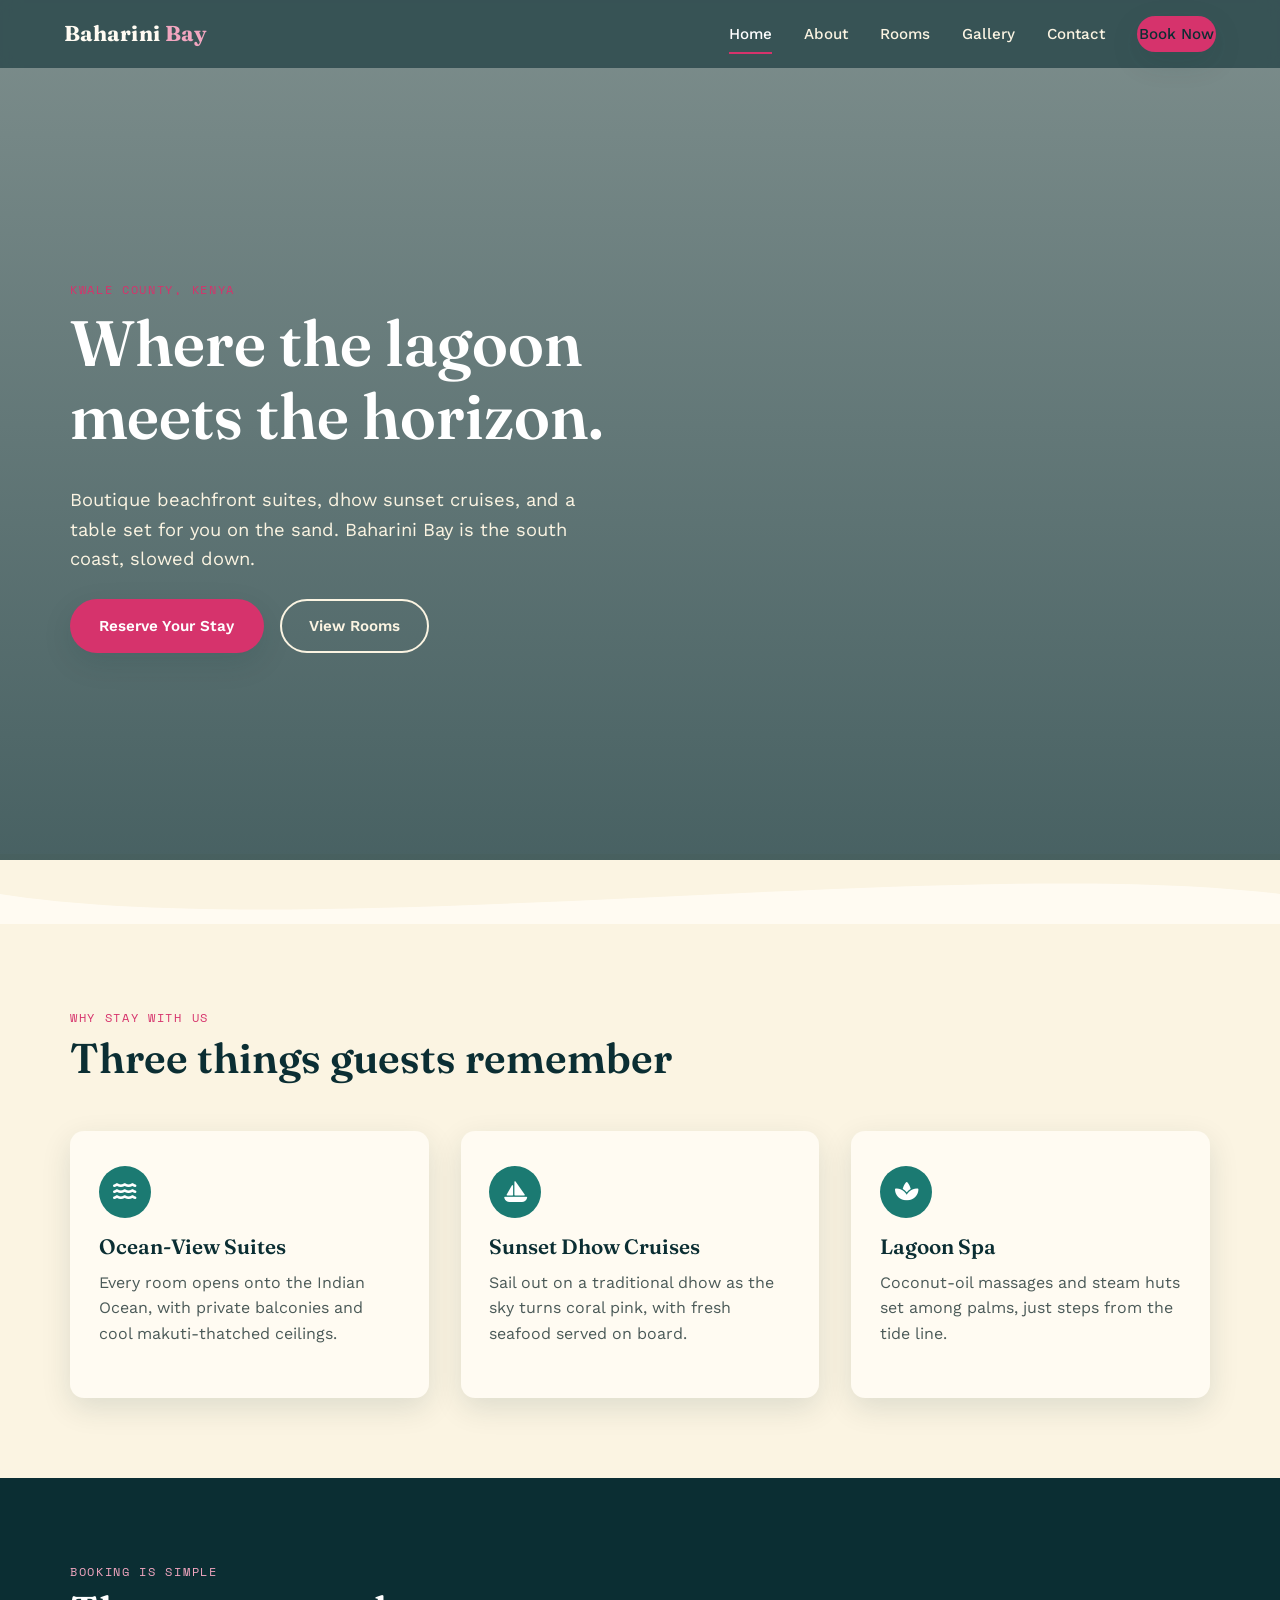
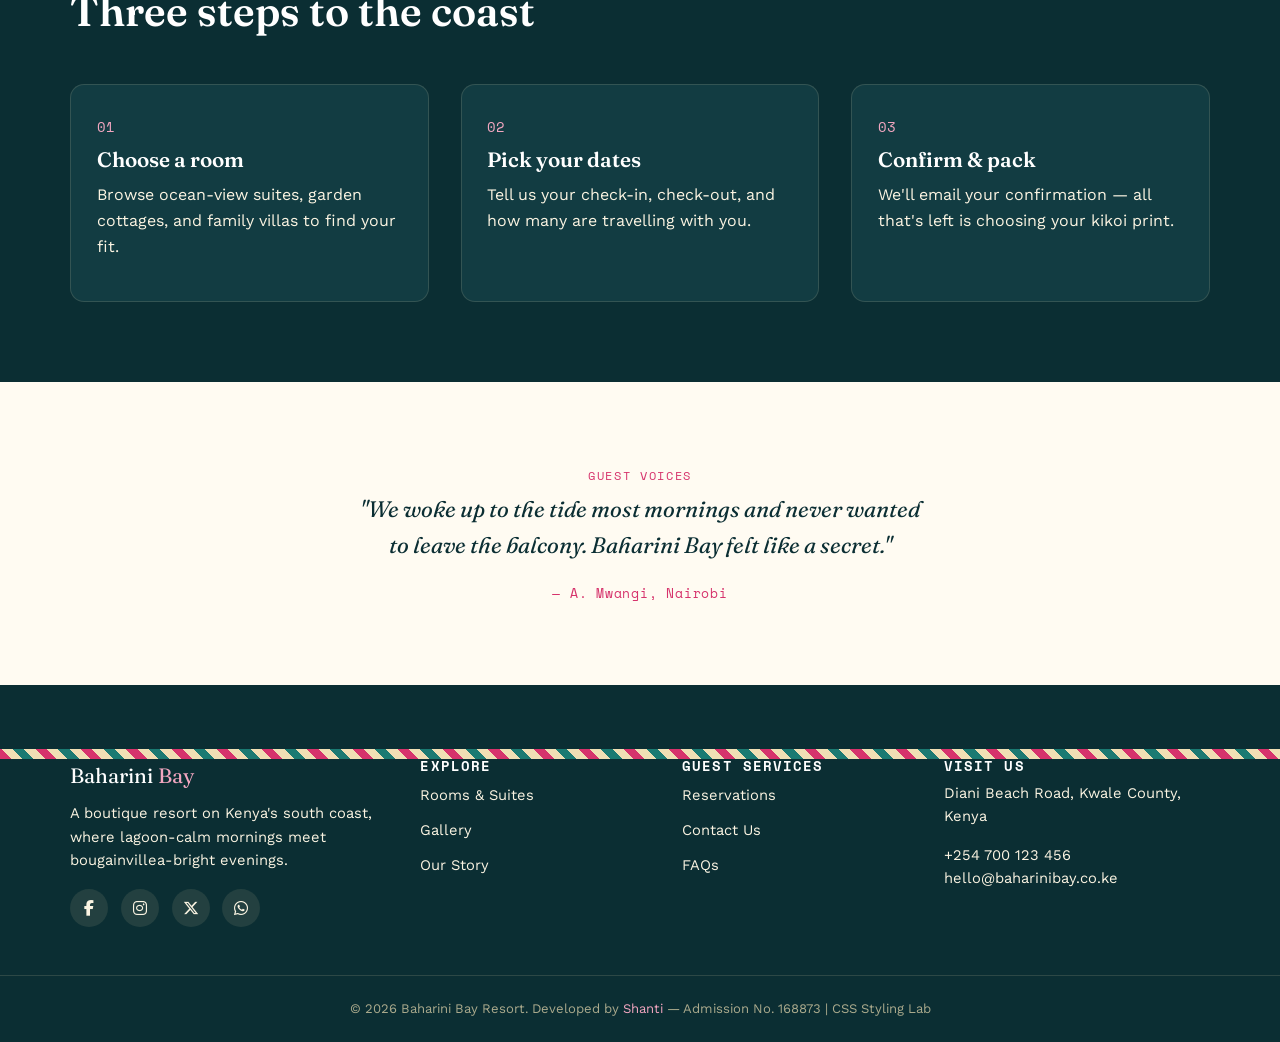
<file: index.html>
<!DOCTYPE html>
<html lang="en">
<head>
<meta charset="UTF-8">
<meta name="viewport" content="width=device-width, initial-scale=1.0">
<title>Baharini Bay Resort — Kenya's South Coast</title>
<link rel="stylesheet" href="css/styles.css">
<link rel="stylesheet" href="https://cdnjs.cloudflare.com/ajax/libs/font-awesome/6.5.1/css/all.min.css">
</head>
<body>

<header class="navbar">
  <a href="index.html" class="brand">Baharini <span>Bay</span></a>
  <nav class="nav-links">
    <a href="index.html" class="active">Home</a>
    <a href="about.html">About</a>
    <a href="rooms.html">Rooms</a>
    <a href="gallery.html">Gallery</a>
    <a href="contact.html">Contact</a>
    <a href="booking.html" class="btn btn-primary">Book Now</a>
  </nav>
</header>

<section class="hero">
  <div class="container">
    <span class="eyebrow">Kwale County, Kenya</span>
    <h1>Where the lagoon meets the horizon.</h1>
    <p class="lead">Boutique beachfront suites, dhow sunset cruises, and a table set for you on the sand. Baharini Bay is the south coast, slowed down.</p>
    <div class="hero-actions">
      <a href="booking.html" class="btn btn-primary">Reserve Your Stay</a>
      <a href="rooms.html" class="btn btn-outline">View Rooms</a>
    </div>
  </div>
</section>
<div class="wave">
  <svg viewBox="0 0 1200 70" preserveAspectRatio="none"><path d="M0,40 C300,90 900,0 1200,40 L1200,0 L0,0 Z" fill="#FBF4E2"></path></svg>
</div>

<section class="features">
  <div class="container">
    <span class="eyebrow">Why stay with us</span>
    <h2>Three things guests remember</h2>
    <div class="grid-3">
      <div class="card">
        <div class="icon"><i class="fa-solid fa-water"></i></div>
        <h3>Ocean-View Suites</h3>
        <p>Every room opens onto the Indian Ocean, with private balconies and cool makuti-thatched ceilings.</p>
      </div>
      <div class="card">
        <div class="icon"><i class="fa-solid fa-sailboat"></i></div>
        <h3>Sunset Dhow Cruises</h3>
        <p>Sail out on a traditional dhow as the sky turns coral pink, with fresh seafood served on board.</p>
      </div>
      <div class="card">
        <div class="icon"><i class="fa-solid fa-spa"></i></div>
        <h3>Lagoon Spa</h3>
        <p>Coconut-oil massages and steam huts set among palms, just steps from the tide line.</p>
      </div>
    </div>
  </div>
</section>

<section class="steps">
  <div class="container">
    <span class="eyebrow" style="color:var(--pink-soft)">Booking is simple</span>
    <h2>Three steps to the coast</h2>
    <div class="step-list">
      <div class="step">
        <h3>Choose a room</h3>
        <p>Browse ocean-view suites, garden cottages, and family villas to find your fit.</p>
      </div>
      <div class="step">
        <h3>Pick your dates</h3>
        <p>Tell us your check-in, check-out, and how many are travelling with you.</p>
      </div>
      <div class="step">
        <h3>Confirm & pack</h3>
        <p>We'll email your confirmation — all that's left is choosing your kikoi print.</p>
      </div>
    </div>
  </div>
</section>

<section>
  <div class="container testimonial">
    <span class="eyebrow">Guest voices</span>
    <blockquote>"We woke up to the tide most mornings and never wanted to leave the balcony. Baharini Bay felt like a secret."</blockquote>
    <cite>— A. Mwangi, Nairobi</cite>
  </div>
</section>

<footer>
  <div class="kanga-strip"></div>
  <div class="container footer-grid">
    <div>
      <div class="brand">Baharini <span style="color:var(--pink-soft)">Bay</span></div>
      <p>A boutique resort on Kenya's south coast, where lagoon-calm mornings meet bougainvillea-bright evenings.</p>
      <div class="social-row">
        <a href="#" aria-label="Facebook"><i class="fa-brands fa-facebook-f"></i></a>
        <a href="#" aria-label="Instagram"><i class="fa-brands fa-instagram"></i></a>
        <a href="#" aria-label="X"><i class="fa-brands fa-x-twitter"></i></a>
        <a href="#" aria-label="WhatsApp"><i class="fa-brands fa-whatsapp"></i></a>
      </div>
    </div>
    <div>
      <h4>Explore</h4>
      <ul>
        <li><a href="rooms.html">Rooms & Suites</a></li>
        <li><a href="gallery.html">Gallery</a></li>
        <li><a href="about.html">Our Story</a></li>
      </ul>
    </div>
    <div>
      <h4>Guest Services</h4>
      <ul>
        <li><a href="booking.html">Reservations</a></li>
        <li><a href="contact.html">Contact Us</a></li>
        <li><a href="#">FAQs</a></li>
      </ul>
    </div>
    <div>
      <h4>Visit Us</h4>
      <p>Diani Beach Road, Kwale County, Kenya</p>
      <p>+254 700 123 456<br>hello@baharinibay.co.ke</p>
    </div>
  </div>
  <div class="footer-bottom">
    &copy; 2026 Baharini Bay Resort. Developed by <span>Shanti</span> — Admission No. 168873 | CSS Styling Lab
  </div>
</footer>

</body>
</html>
</file>
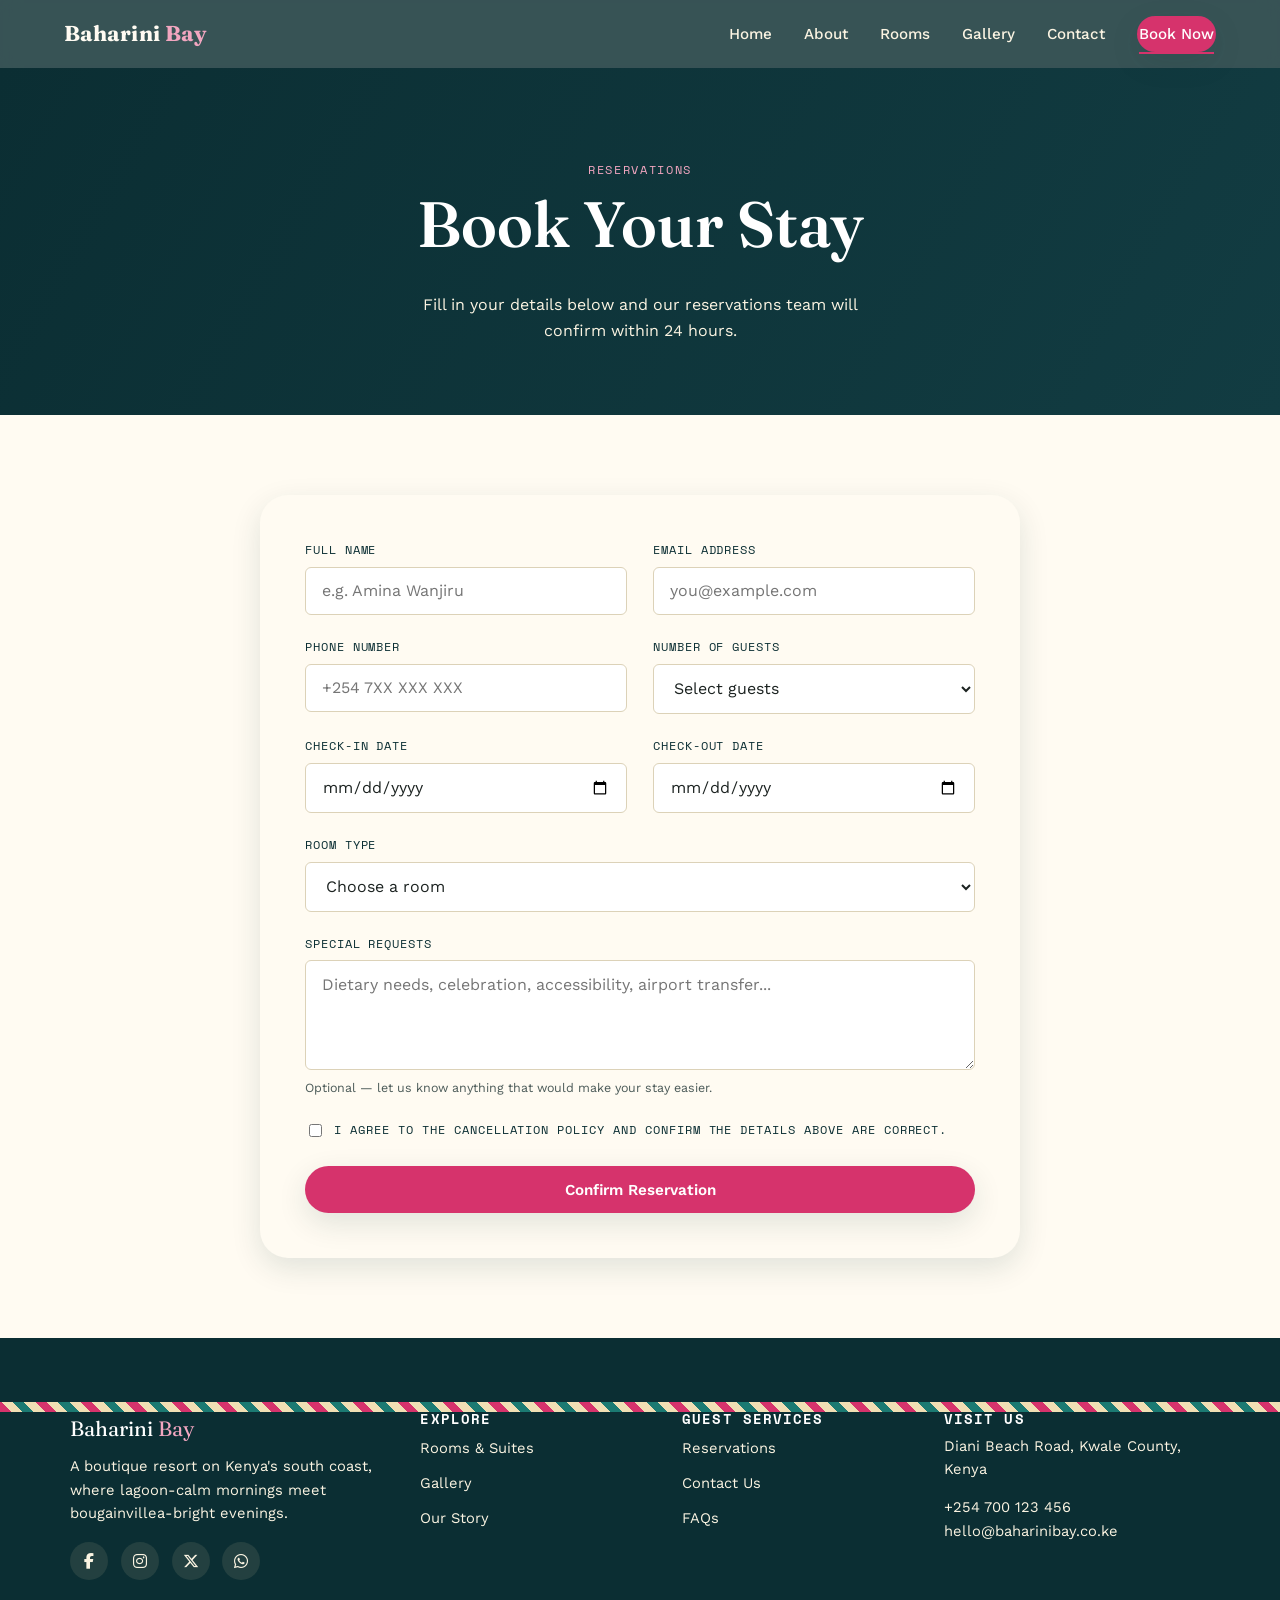
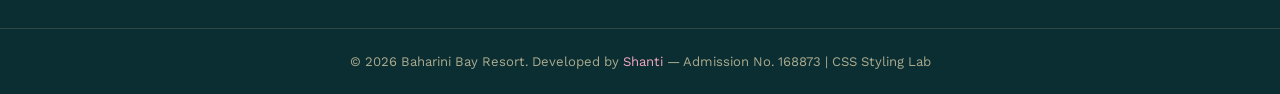
<file: booking.html>
<!DOCTYPE html>
<html lang="en">
<head>
<meta charset="UTF-8">
<meta name="viewport" content="width=device-width, initial-scale=1.0">
<title>Book Your Stay | Baharini Bay Resort</title>
<link rel="stylesheet" href="css/styles.css">
<link rel="stylesheet" href="https://cdnjs.cloudflare.com/ajax/libs/font-awesome/6.5.1/css/all.min.css">
</head>
<body>

<header class="navbar">
  <a href="index.html" class="brand">Baharini <span>Bay</span></a>
  <nav class="nav-links">
    <a href="index.html">Home</a>
    <a href="about.html">About</a>
    <a href="rooms.html">Rooms</a>
    <a href="gallery.html">Gallery</a>
    <a href="contact.html">Contact</a>
    <a href="booking.html" class="btn btn-primary active">Book Now</a>
  </nav>
</header>

<section class="page-banner">
  <div class="container">
    <span class="eyebrow" style="color:var(--pink-soft)">Reservations</span>
    <h1>Book Your Stay</h1>
    <p>Fill in your details below and our reservations team will confirm within 24 hours.</p>
  </div>
</section>

<section>
  <div class="container">
    <form class="form-wrap" action="#" method="post">
      <div class="form-grid">

        <div class="field">
          <label for="fullname">Full Name</label>
          <input type="text" id="fullname" name="fullname" placeholder="e.g. Amina Wanjiru" required>
        </div>

        <div class="field">
          <label for="email">Email Address</label>
          <input type="email" id="email" name="email" placeholder="you@example.com" required>
        </div>

        <div class="field">
          <label for="phone">Phone Number</label>
          <input type="tel" id="phone" name="phone" placeholder="+254 7XX XXX XXX" required>
        </div>

        <div class="field">
          <label for="guests">Number of Guests</label>
          <select id="guests" name="guests" required>
            <option value="" disabled selected>Select guests</option>
            <option value="1">1 Guest</option>
            <option value="2">2 Guests</option>
            <option value="3-4">3–4 Guests</option>
            <option value="5+">5+ Guests</option>
          </select>
        </div>

        <div class="field">
          <label for="checkin">Check-In Date</label>
          <input type="date" id="checkin" name="checkin" required>
        </div>

        <div class="field">
          <label for="checkout">Check-Out Date</label>
          <input type="date" id="checkout" name="checkout" required>
        </div>

        <div class="field full">
          <label for="room">Room Type</label>
          <select id="room" name="room" required>
            <option value="" disabled selected>Choose a room</option>
            <option value="ocean-suite">Ocean-View Suite — KES 18,000/night</option>
            <option value="garden-cottage">Garden Cottage — KES 11,500/night</option>
            <option value="family-villa">Family Villa — KES 32,000/night</option>
            <option value="beachfront-banda">Beachfront Banda — KES 22,500/night</option>
          </select>
        </div>

        <div class="field full">
          <label for="requests">Special Requests</label>
          <textarea id="requests" name="requests" placeholder="Dietary needs, celebration, accessibility, airport transfer..."></textarea>
          <span class="field-hint">Optional — let us know anything that would make your stay easier.</span>
        </div>

        <div class="field full">
          <label class="checkbox-row" for="terms">
            <input type="checkbox" id="terms" name="terms" required>
            <span>I agree to the cancellation policy and confirm the details above are correct.</span>
          </label>
        </div>

      </div>

      <button type="submit" class="btn btn-primary btn-block">Confirm Reservation</button>
    </form>
  </div>
</section>

<footer>
  <div class="kanga-strip"></div>
  <div class="container footer-grid">
    <div>
      <div class="brand">Baharini <span style="color:var(--pink-soft)">Bay</span></div>
      <p>A boutique resort on Kenya's south coast, where lagoon-calm mornings meet bougainvillea-bright evenings.</p>
      <div class="social-row">
        <a href="#" aria-label="Facebook"><i class="fa-brands fa-facebook-f"></i></a>
        <a href="#" aria-label="Instagram"><i class="fa-brands fa-instagram"></i></a>
        <a href="#" aria-label="X"><i class="fa-brands fa-x-twitter"></i></a>
        <a href="#" aria-label="WhatsApp"><i class="fa-brands fa-whatsapp"></i></a>
      </div>
    </div>
    <div>
      <h4>Explore</h4>
      <ul>
        <li><a href="rooms.html">Rooms & Suites</a></li>
        <li><a href="gallery.html">Gallery</a></li>
        <li><a href="about.html">Our Story</a></li>
      </ul>
    </div>
    <div>
      <h4>Guest Services</h4>
      <ul>
        <li><a href="booking.html">Reservations</a></li>
        <li><a href="contact.html">Contact Us</a></li>
        <li><a href="#">FAQs</a></li>
      </ul>
    </div>
    <div>
      <h4>Visit Us</h4>
      <p>Diani Beach Road, Kwale County, Kenya</p>
      <p>+254 700 123 456<br>hello@baharinibay.co.ke</p>
    </div>
  </div>
  <div class="footer-bottom">
    &copy; 2026 Baharini Bay Resort. Developed by <span>Shanti</span> — Admission No. 168873 | CSS Styling Lab
  </div>
</footer>

</body>
</html>
</file>
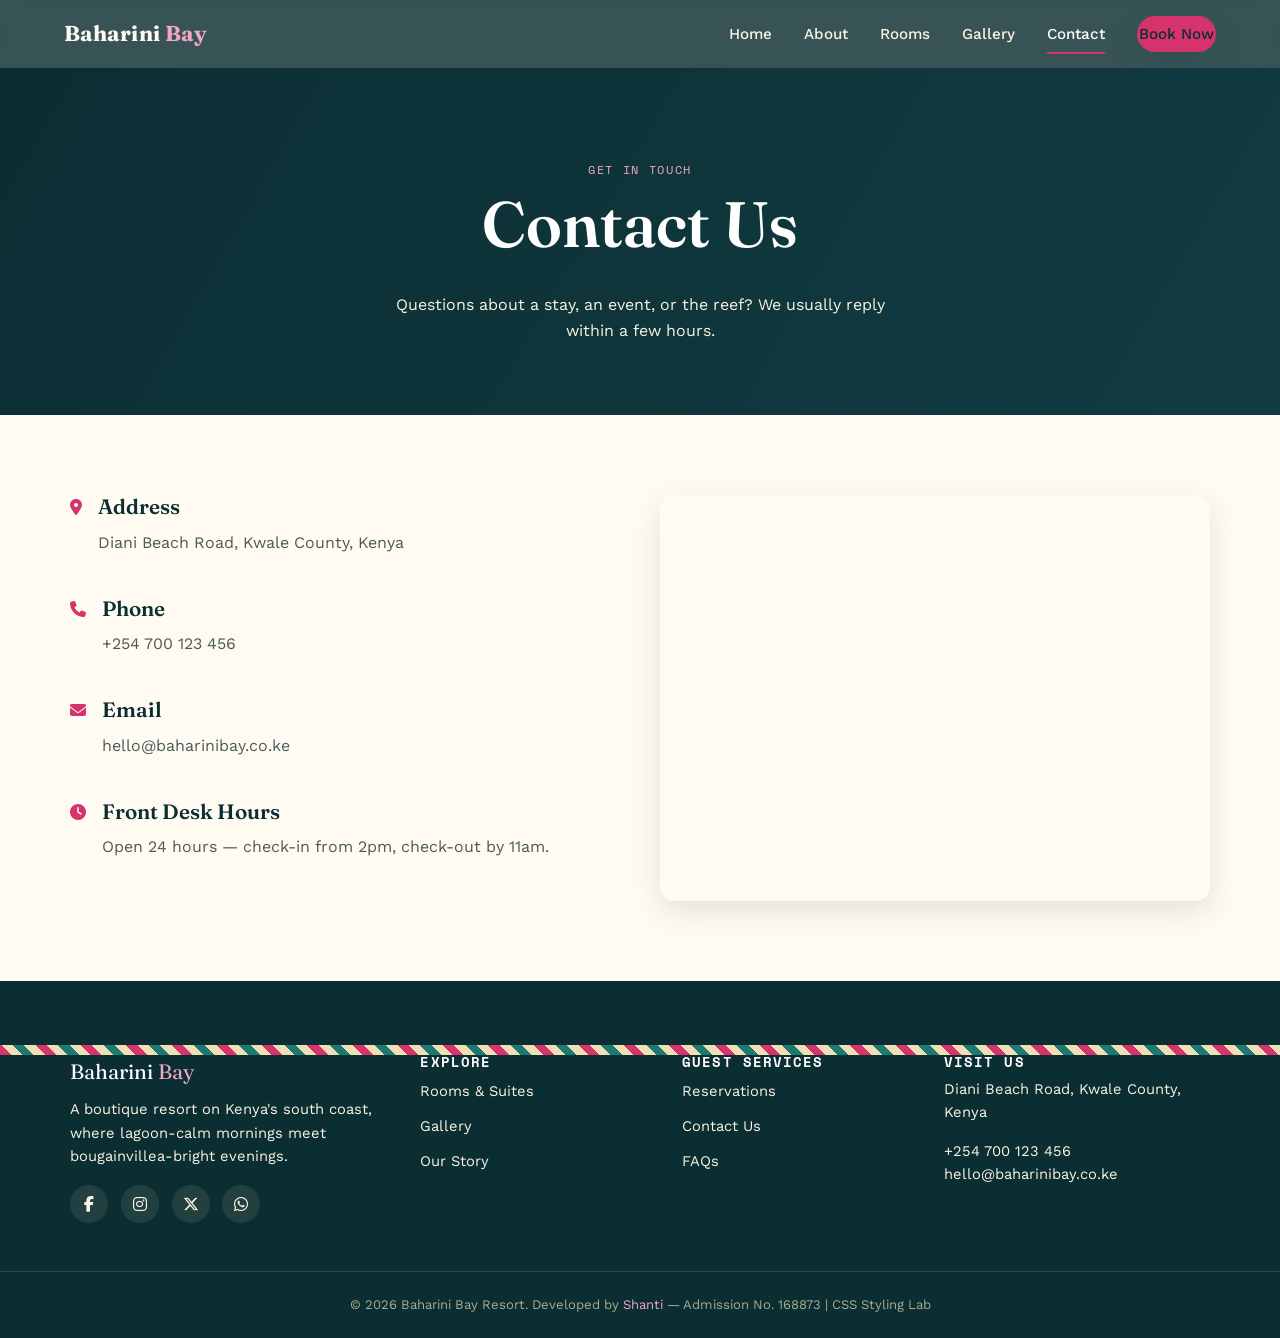
<file: contact.html>
<!DOCTYPE html>
<html lang="en">
<head>
<meta charset="UTF-8">
<meta name="viewport" content="width=device-width, initial-scale=1.0">
<title>Contact Us | Baharini Bay Resort</title>
<link rel="stylesheet" href="css/styles.css">
<link rel="stylesheet" href="https://cdnjs.cloudflare.com/ajax/libs/font-awesome/6.5.1/css/all.min.css">
</head>
<body>

<header class="navbar">
  <a href="index.html" class="brand">Baharini <span>Bay</span></a>
  <nav class="nav-links">
    <a href="index.html">Home</a>
    <a href="about.html">About</a>
    <a href="rooms.html">Rooms</a>
    <a href="gallery.html">Gallery</a>
    <a href="contact.html" class="active">Contact</a>
    <a href="booking.html" class="btn btn-primary">Book Now</a>
  </nav>
</header>

<section class="page-banner">
  <div class="container">
    <span class="eyebrow" style="color:var(--pink-soft)">Get in touch</span>
    <h1>Contact Us</h1>
    <p>Questions about a stay, an event, or the reef? We usually reply within a few hours.</p>
  </div>
</section>

<section>
  <div class="container contact-grid">
    <div class="contact-info">
      <div class="item">
        <div class="icon"><i class="fa-solid fa-location-dot" style="color:var(--pink)"></i></div>
        <div>
          <h3>Address</h3>
          <p>Diani Beach Road, Kwale County, Kenya</p>
        </div>
      </div>
      <div class="item">
        <div class="icon"><i class="fa-solid fa-phone" style="color:var(--pink)"></i></div>
        <div>
          <h3>Phone</h3>
          <p>+254 700 123 456</p>
        </div>
      </div>
      <div class="item">
        <div class="icon"><i class="fa-solid fa-envelope" style="color:var(--pink)"></i></div>
        <div>
          <h3>Email</h3>
          <p>hello@baharinibay.co.ke</p>
        </div>
      </div>
      <div class="item">
        <div class="icon"><i class="fa-solid fa-clock" style="color:var(--pink)"></i></div>
        <div>
          <h3>Front Desk Hours</h3>
          <p>Open 24 hours — check-in from 2pm, check-out by 11am.</p>
        </div>
      </div>
    </div>
    <iframe class="map-frame" title="Map showing Diani Beach, Kenya" src="https://www.google.com/maps?q=Diani+Beach,+Kenya&output=embed" loading="lazy"></iframe>
  </div>
</section>

<footer>
  <div class="kanga-strip"></div>
  <div class="container footer-grid">
    <div>
      <div class="brand">Baharini <span style="color:var(--pink-soft)">Bay</span></div>
      <p>A boutique resort on Kenya's south coast, where lagoon-calm mornings meet bougainvillea-bright evenings.</p>
      <div class="social-row">
        <a href="#" aria-label="Facebook"><i class="fa-brands fa-facebook-f"></i></a>
        <a href="#" aria-label="Instagram"><i class="fa-brands fa-instagram"></i></a>
        <a href="#" aria-label="X"><i class="fa-brands fa-x-twitter"></i></a>
        <a href="#" aria-label="WhatsApp"><i class="fa-brands fa-whatsapp"></i></a>
      </div>
    </div>
    <div>
      <h4>Explore</h4>
      <ul>
        <li><a href="rooms.html">Rooms & Suites</a></li>
        <li><a href="gallery.html">Gallery</a></li>
        <li><a href="about.html">Our Story</a></li>
      </ul>
    </div>
    <div>
      <h4>Guest Services</h4>
      <ul>
        <li><a href="booking.html">Reservations</a></li>
        <li><a href="contact.html">Contact Us</a></li>
        <li><a href="#">FAQs</a></li>
      </ul>
    </div>
    <div>
      <h4>Visit Us</h4>
      <p>Diani Beach Road, Kwale County, Kenya</p>
      <p>+254 700 123 456<br>hello@baharinibay.co.ke</p>
    </div>
  </div>
  <div class="footer-bottom">
    &copy; 2026 Baharini Bay Resort. Developed by <span>Shanti</span> — Admission No. 168873 | CSS Styling Lab
  </div>
</footer>

</body>
</html>
</file>
<file: css/styles.css>
/* =========================================================
   BAHARINI BAY RESORT — stylesheet
   Design tokens: deep ocean navy, lagoon teal, sand, bougainvillea pink
   Fonts: Fraunces (display), Work Sans (body), Space Mono (utility/data)
   ========================================================= */

@import url('https://fonts.googleapis.com/css2?family=Fraunces:ital,opsz,wght@0,9..144,400;0,9..144,600;0,9..144,700;1,9..144,500&family=Work+Sans:wght@400;500;600&family=Space+Mono:wght@400;700&display=swap');

:root{
  --navy: #0B2E33;
  --navy-soft: #123C42;
  --lagoon: #1B7A72;
  --lagoon-light: #3FA79C;
  --sand: #F0DFB4;
  --sand-light: #FBF4E2;
  --pink: #D6336C;
  --pink-soft: #F2A6C0;
  --paper: #FFFBF2;
  --ink: #1C2321;
  --ink-soft: #4B5A58;

  --font-display: 'Fraunces', serif;
  --font-body: 'Work Sans', sans-serif;
  --font-mono: 'Space Mono', monospace;

  --radius-sm: 6px;
  --radius-md: 14px;
  --radius-lg: 28px;

  --shadow-soft: 0 10px 30px rgba(11,46,51,0.12);
  --shadow-hard: 0 18px 40px rgba(11,46,51,0.22);

  --ease: cubic-bezier(.4,0,.2,1);
}

/* ---------- Reset ---------- */
*, *::before, *::after{ box-sizing:border-box; }
html{ scroll-behavior:smooth; }
body{
  margin:0;
  font-family:var(--font-body);
  color:var(--ink);
  background:var(--paper);
  line-height:1.6;
  -webkit-font-smoothing:antialiased;
}
img{ max-width:100%; display:block; }
a{ color:inherit; text-decoration:none; }
ul{ list-style:none; margin:0; padding:0; }
h1,h2,h3,h4{
  font-family:var(--font-display);
  color:var(--navy);
  margin:0 0 .5em;
  line-height:1.15;
}
h1{ font-size:clamp(2.4rem, 5vw, 4rem); font-weight:600; }
h2{ font-size:clamp(1.8rem, 3.4vw, 2.6rem); font-weight:600; }
h3{ font-size:1.3rem; font-weight:600; }
p{ margin:0 0 1em; color:var(--ink-soft); }
.eyebrow{
  font-family:var(--font-mono);
  text-transform:uppercase;
  letter-spacing:.14em;
  font-size:.75rem;
  color:var(--pink);
  display:inline-block;
  margin-bottom:.6em;
}
:focus-visible{ outline:3px solid var(--pink); outline-offset:3px; }

.container{
  width:min(1140px, 92%);
  margin-inline:auto;
}
section{ padding:5rem 0; }

/* ---------- Kanga-pattern strip (signature motif) ---------- */
.kanga-strip{
  height:10px;
  background:
    repeating-linear-gradient(45deg,
      var(--pink) 0 8px,
      var(--sand) 8px 16px,
      var(--lagoon) 16px 24px,
      var(--sand) 24px 32px);
}

/* ---------- Navigation ---------- */
.navbar{
  position:sticky; top:0; z-index:100;
  display:flex;
  align-items:center;
  justify-content:space-between;
  padding:1rem 5%;
  background:rgba(11,46,51,0.82);
  backdrop-filter:blur(10px);
  -webkit-backdrop-filter:blur(10px);
}
.navbar .brand{
  font-family:var(--font-display);
  font-weight:700;
  font-size:1.35rem;
  color:var(--paper);
  letter-spacing:.02em;
}
.navbar .brand span{ color:var(--pink-soft); }
.nav-links{
  display:flex;
  align-items:center;
  gap:2rem;
  flex-wrap:wrap;
}
.nav-links a{
  color:var(--sand-light);
  font-weight:500;
  font-size:.95rem;
  position:relative;
  padding:.25rem 0;
  transition:color .25s var(--ease);
}
.nav-links a::after{
  content:"";
  position:absolute; left:0; bottom:-4px;
  width:0; height:2px;
  background:var(--pink);
  transition:width .3s var(--ease);
}
.nav-links a:hover, .nav-links a.active{ color:#fff; }
.nav-links a:hover::after, .nav-links a.active::after{ width:100%; }
.nav-links .btn{ color:var(--navy); }
.nav-toggle{ display:none; }

/* ---------- Buttons ---------- */
.btn{
  display:inline-block;
  font-family:var(--font-body);
  font-weight:600;
  font-size:.95rem;
  padding:.85em 1.8em;
  border-radius:999px;
  border:2px solid transparent;
  cursor:pointer;
  transition:transform .25s var(--ease), box-shadow .25s var(--ease), background .25s var(--ease), color .25s var(--ease);
}
.btn-primary{
  background:var(--pink);
  color:#fff;
  box-shadow:var(--shadow-soft);
}
.btn-primary:hover{
  transform:translateY(-3px);
  box-shadow:var(--shadow-hard);
  background:#c02660;
}
.btn-outline{
  background:transparent;
  border-color:var(--sand-light);
  color:var(--sand-light);
}
.btn-outline:hover{
  background:var(--sand-light);
  color:var(--navy);
  transform:translateY(-3px);
}
.btn-block{ width:100%; text-align:center; }

/* ---------- Hero ---------- */
.hero{
  position:relative;
  min-height:88vh;
  display:flex;
  align-items:center;
  color:var(--paper);
  background:
    linear-gradient(180deg, rgba(11,46,51,.55), rgba(11,46,51,.75)),
    url('https://images.unsplash.com/photo-1507525428034-b723cf961d3e?auto=format&fit=crop&w=1600&q=80') center/cover no-repeat;
}
.hero .container{ animation:riseIn 1s var(--ease) both; }
.hero h1{ color:#fff; max-width:16ch; }
.hero p.lead{ color:var(--sand-light); font-size:1.15rem; max-width:46ch; }
.hero-actions{ display:flex; gap:1rem; margin-top:1.6rem; flex-wrap:wrap; }

@keyframes riseIn{
  from{ opacity:0; transform:translateY(24px); }
  to{ opacity:1; transform:translateY(0); }
}

.wave{
  display:block; width:100%; line-height:0;
  margin-top:-6px;
}
.wave svg{ width:100%; height:70px; }

/* ---------- Feature cards ---------- */
.features{ background:var(--sand-light); }
.grid-3{
  display:grid;
  grid-template-columns:repeat(3, 1fr);
  gap:2rem;
  margin-top:3rem;
}
.card{
  background:var(--paper);
  border-radius:var(--radius-md);
  padding:2.2rem 1.8rem;
  box-shadow:var(--shadow-soft);
  transition:transform .3s var(--ease), box-shadow .3s var(--ease);
}
.card:hover{ transform:translateY(-8px); box-shadow:var(--shadow-hard); }
.card .icon{
  width:52px; height:52px;
  display:flex; align-items:center; justify-content:center;
  border-radius:50%;
  background:var(--lagoon);
  color:#fff;
  font-size:1.3rem;
  margin-bottom:1.1rem;
}

/* ---------- Steps (legit sequence: how to book) ---------- */
.steps{ background:var(--navy); color:var(--paper); }
.steps h2{ color:#fff; }
.steps p{ color:var(--sand-light); }
.step-list{
  display:grid;
  grid-template-columns:repeat(3,1fr);
  gap:2rem;
  margin-top:3rem;
  counter-reset:step;
}
.step{
  position:relative;
  padding:2rem 1.6rem 1.6rem;
  background:var(--navy-soft);
  border-radius:var(--radius-md);
  border:1px solid rgba(240,223,180,0.15);
}
.step::before{
  counter-increment:step;
  content:"0" counter(step);
  font-family:var(--font-mono);
  font-size:.85rem;
  color:var(--pink-soft);
  display:block;
  margin-bottom:.6rem;
}
.step h3{ color:#fff; }

/* ---------- Testimonial ---------- */
.testimonial{
  text-align:center;
  max-width:56ch;
  margin:0 auto;
}
.testimonial blockquote{
  font-family:var(--font-display);
  font-style:italic;
  font-size:1.4rem;
  color:var(--navy);
  margin:0 0 1rem;
}
.testimonial cite{
  font-family:var(--font-mono);
  font-size:.8rem;
  color:var(--pink);
  font-style:normal;
  letter-spacing:.06em;
}

/* ---------- Room cards ---------- */
.room-grid{
  display:grid;
  grid-template-columns:repeat(2,1fr);
  gap:2.2rem;
  margin-top:3rem;
}
.room-card{
  background:var(--paper);
  border-radius:var(--radius-md);
  overflow:hidden;
  box-shadow:var(--shadow-soft);
  transition:transform .3s var(--ease), box-shadow .3s var(--ease);
}
.room-card:hover{ transform:translateY(-6px); box-shadow:var(--shadow-hard); }
.room-card img{ height:230px; width:100%; object-fit:cover; }
.room-body{ padding:1.6rem; }
.room-price{
  font-family:var(--font-mono);
  color:var(--lagoon);
  font-weight:700;
  font-size:1.1rem;
  margin-bottom:.4rem;
  display:block;
}
.room-tags{ display:flex; gap:.5rem; flex-wrap:wrap; margin:0 0 1rem; }
.room-tags span{
  font-family:var(--font-mono);
  font-size:.72rem;
  background:var(--sand);
  color:var(--navy);
  padding:.3em .7em;
  border-radius:999px;
}

/* ---------- Page header banner (non-home pages) ---------- */
.page-banner{
  background:linear-gradient(120deg, var(--navy), var(--navy-soft));
  color:var(--paper);
  padding:5.5rem 0 3.5rem;
  text-align:center;
}
.page-banner h1{ color:#fff; }
.page-banner p{ color:var(--sand-light); max-width:50ch; margin-inline:auto; }

/* ---------- About page ---------- */
.split{
  display:grid;
  grid-template-columns:1fr 1fr;
  gap:3rem;
  align-items:center;
}
.split img{ border-radius:var(--radius-lg); box-shadow:var(--shadow-soft); }
.values{
  display:grid;
  grid-template-columns:repeat(3,1fr);
  gap:1.6rem;
  margin-top:2.5rem;
}
.value-item{ text-align:center; }
.value-item .icon{ margin-inline:auto; }

/* ---------- Gallery flip cards ---------- */
.gallery-grid{
  display:grid;
  grid-template-columns:repeat(4, 1fr);
  gap:1.8rem;
  margin-top:3rem;
}
.flip-card{
  perspective:1200px;
  height:260px;
}
.flip-inner{
  position:relative;
  width:100%; height:100%;
  transition:transform .7s var(--ease);
  transform-style:preserve-3d;
  border-radius:var(--radius-md);
  box-shadow:var(--shadow-soft);
}
.flip-card:hover .flip-inner{ transform:rotateY(180deg); }
.flip-front, .flip-back{
  position:absolute; inset:0;
  backface-visibility:hidden;
  border-radius:var(--radius-md);
  overflow:hidden;
}
.flip-front img{ width:100%; height:100%; object-fit:cover; }
.flip-front::after{
  content:"";
  position:absolute; inset:0;
  background:linear-gradient(0deg, rgba(11,46,51,.75), transparent 55%);
}
.flip-front span{
  position:absolute; left:1rem; bottom:.8rem;
  color:#fff; font-weight:600; z-index:2;
  font-family:var(--font-display);
}
.flip-back{
  background:var(--lagoon);
  color:#fff;
  transform:rotateY(180deg);
  display:flex; flex-direction:column;
  align-items:center; justify-content:center;
  text-align:center;
  padding:1.4rem;
}
.flip-back h4{ color:#fff; margin-bottom:.4rem; }
.flip-back p{ color:var(--sand-light); font-size:.88rem; margin:0; }

/* ---------- Forms ---------- */
.form-wrap{
  max-width:760px;
  margin:0 auto;
  background:var(--paper);
  border-radius:var(--radius-lg);
  box-shadow:var(--shadow-soft);
  padding:2.8rem;
}
.form-grid{
  display:grid;
  grid-template-columns:1fr 1fr;
  gap:1.4rem 1.6rem;
}
.form-grid .full{ grid-column:1 / -1; }
.field{ display:flex; flex-direction:column; gap:.45rem; }
.field label{
  font-family:var(--font-mono);
  font-size:.75rem;
  text-transform:uppercase;
  letter-spacing:.08em;
  color:var(--navy);
}
.field input,
.field select,
.field textarea{
  font-family:var(--font-body);
  font-size:1rem;
  padding:.85em 1em;
  border:1.5px solid #DCD2B8;
  border-radius:var(--radius-sm);
  background:#fff;
  color:var(--ink);
  transition:border-color .25s var(--ease), box-shadow .25s var(--ease);
}
.field textarea{ resize:vertical; min-height:110px; }
.field input:focus,
.field select:focus,
.field textarea:focus{
  outline:none;
  border-color:var(--lagoon);
  box-shadow:0 0 0 4px rgba(27,122,114,0.15);
}
.field-hint{ font-size:.78rem; color:var(--ink-soft); }
.checkbox-row{
  display:flex; align-items:flex-start; gap:.6rem;
  font-size:.88rem; color:var(--ink-soft);
}
.checkbox-row input{ margin-top:.25rem; }
.form-wrap .btn{ margin-top:1.6rem; }

/* ---------- Contact ---------- */
.contact-grid{
  display:grid;
  grid-template-columns:1fr 1fr;
  gap:2.5rem;
}
.contact-info .item{
  display:flex; gap:1rem; align-items:flex-start;
  margin-bottom:1.6rem;
}
.contact-info .icon{ flex-shrink:0; }
.map-frame{
  border-radius:var(--radius-md);
  overflow:hidden;
  box-shadow:var(--shadow-soft);
  border:0;
  width:100%;
  height:100%;
  min-height:320px;
}

/* ---------- Footer ---------- */
footer{
  background:var(--navy);
  color:var(--sand-light);
  padding-top:4rem;
}
.footer-grid{
  display:grid;
  grid-template-columns:1.4fr 1fr 1fr 1.2fr;
  gap:2.5rem;
  padding-bottom:3rem;
}
footer h4{ color:#fff; font-family:var(--font-mono); font-size:.85rem; text-transform:uppercase; letter-spacing:.08em; }
footer .brand{ font-family:var(--font-display); font-size:1.3rem; color:#fff; margin-bottom:.6rem; }
footer p{ color:var(--sand-light); font-size:.92rem; }
footer ul li{ margin-bottom:.6rem; }
footer ul a{ color:var(--sand-light); font-size:.92rem; transition:color .2s var(--ease); }
footer ul a:hover{ color:var(--pink-soft); }
.social-row{ display:flex; gap:.8rem; margin-top:1rem; }
.social-row a{
  width:38px; height:38px;
  border-radius:50%;
  background:rgba(240,223,180,0.1);
  display:flex; align-items:center; justify-content:center;
  transition:background .25s var(--ease), transform .25s var(--ease);
}
.social-row a:hover{ background:var(--pink); transform:translateY(-3px); }
.footer-bottom{
  border-top:1px solid rgba(240,223,180,0.15);
  padding:1.4rem 0;
  text-align:center;
  font-size:.82rem;
  color:rgba(240,223,180,0.7);
}
.footer-bottom span{ color:var(--pink-soft); }

/* ---------- Responsive ---------- */
@media (max-width: 900px){
  .grid-3, .step-list, .room-grid, .values, .contact-grid, .form-grid{ grid-template-columns:1fr; }
  .gallery-grid{ grid-template-columns:repeat(2,1fr); }
  .footer-grid{ grid-template-columns:1fr 1fr; }
  .split{ grid-template-columns:1fr; }
  .split img{ order:-1; }
}
@media (max-width: 640px){
  .navbar{ flex-wrap:wrap; gap:1rem; }
  .nav-links{ width:100%; justify-content:center; gap:1.2rem; }
  section{ padding:3.2rem 0; }
  .gallery-grid{ grid-template-columns:1fr 1fr; }
  .footer-grid{ grid-template-columns:1fr; text-align:center; }
  .social-row{ justify-content:center; }
  .form-wrap{ padding:1.8rem; }
}

@media (prefers-reduced-motion: reduce){
  *{ animation-duration:0.01ms !important; transition-duration:0.01ms !important; }
  html{ scroll-behavior:auto; }
}
</file>
